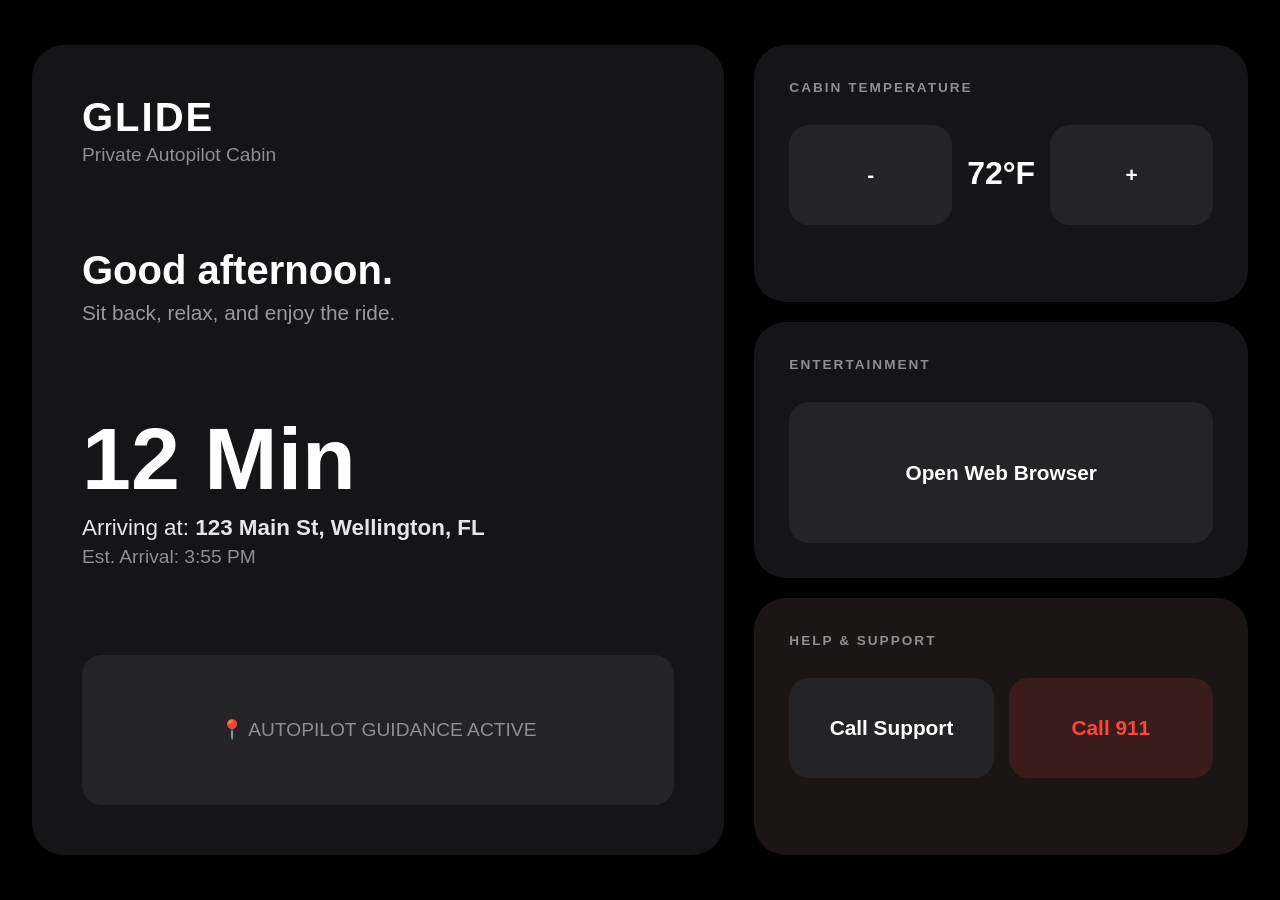
<file: Vehicle Interface (VI)/index.html>
<!DOCTYPE html>
<html lang="en">
<head>
    <meta charset="UTF-8">
    <meta name="viewport" content="width=device-width, initial-scale=1.0">
    <link rel="stylesheet" href="style.css">
    <title>Glide - In-Car Entertainment</title>
</head>
<body>

    <div class="rideshare-dashboard">

        <!-- LEFT SIDE: Journey Progress -->
        <div class="trip-panel">
            <div class="brand-header">
                <h2>GLIDE</h2>
                <p>Private Autopilot Cabin</p>
            </div>

            <div class="welcome-message">
                <h3>Good afternoon.</h3>
                <p>Sit back, relax, and enjoy the ride.</p>
            </div>

            <div class="eta-display">
                <h1 id="eta-timer">12 Min</h1>
                <p>Arriving at: <strong id="journey-destination">123 Main St, Wellington, FL</strong></p>
                <p class="arrival-time">Est. Arrival: 3:55 PM</p>
            </div>

            <div class="map-placeholder">
                <p>📍 AUTOPILOT GUIDANCE ACTIVE</p>
            </div>
        </div>

        <!-- RIGHT SIDE: Comfort Controls -->
        <div class="controls-panel">

            <div class="control-pod">
                <label>Cabin Temperature</label>
                <div class="button-group">
                    <button onclick="sendToCar('TEMP_DOWN')" class="tempdown" data-command="tempdown" id="tempdown">-</button>
                    <h1 class="temp" id="temp-display">72°F</h1>
                    <button onclick="sendToCar('TEMP_UP')" class="tempup" data-command="tempup" id="tempup">+</button>
                </div>
            </div>

            <div class="control-pod">
                <label>Entertainment</label>
                <div class="button-group" style="display:none;"></div>
                <!-- FIXED BROWSER BUTTON STYLING TO RELATIVE URL -->
                <a href="browser/browser.html" class="action-btn browser-btn">Open Web Browser</a>
            </div>

            <div class="control-pod support-pod">
                <label>Help & Support</label>
                <div class="button-group">
                    <button onclick="sendToCar('CALL_REMOTE_SUPPORT')" id="support-btn">Call Support</button>
                    <button class="warning" id="emergency-btn" onpointerdown="startEmergency()" onpointerup="cancelEmergency()" onmousedown="startEmergency()" onmouseup="cancelEmergency()" onmouseleave="cancelEmergency()">Call 911</button>
                </div>
            </div>

        </div>
    </div>

    <script src="app.js"></script>
    <script type="module" src="vi.js"></script>
</body>
</html>
</file>
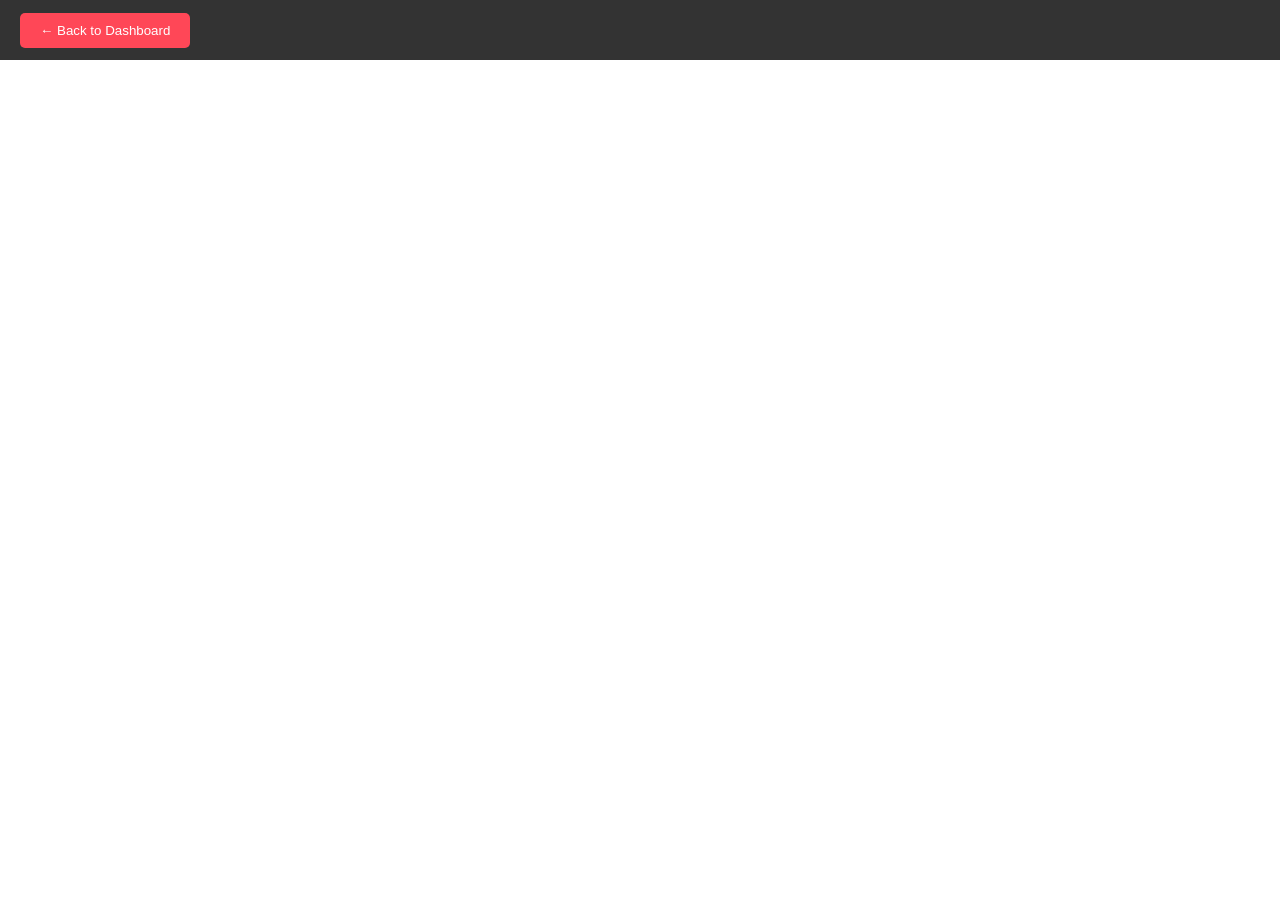
<file: Vehicle Interface (VI)/browser/index.html>
<!DOCTYPE html>
<html lang="en">
<head>
    <link rel="stylesheet" href="browser.css">
    <meta charset="UTF-8">
</head>
<body>

    <div class="nav-bar">
        <button class="back-btn" id="backBtn">← Back to Dashboard</button>
    </div>

    <webview id="browser-view" src="https://www.google.com" autosize="on"></webview>
</body>
</html>
</file>
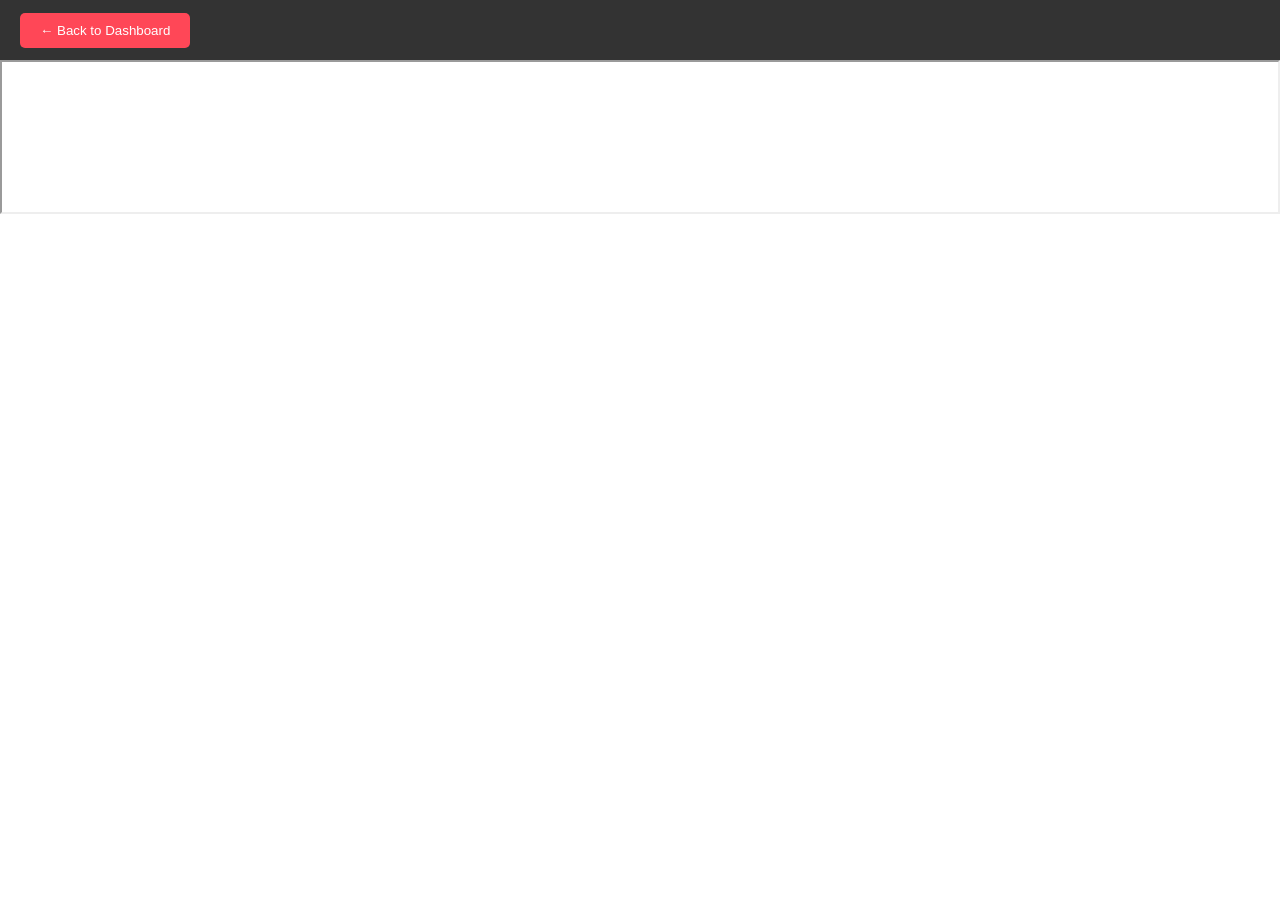
<file: Vehicle Interface (VI)/browser/browser.html>
<!DOCTYPE html>
<html lang="en">
<head>
    <link rel="stylesheet" href="browser.css">
    <meta charset="UTF-8">
</head>
<body>
    <div class="nav-bar">
        <button class="back-btn" id="backBtn">← Back to Dashboard</button>
    </div>
    <iframe id="browser-view" src="https://duckduckgo.com" autosize="on"></iframe>

    <script src="browser.js"></script>
</body>
</html>
</file>
<file: Vehicle Interface (VI)/style.css>
/* --- RESET & BODY --- */
* {
    box-sizing: border-box;
    margin: 0;
    padding: 0;
    font-family: -apple-system, BlinkMacSystemFont, "Segoe UI", Roboto, sans-serif;
}

body {
    background-color: #000000; /* Deep OLED Black */
    color: #ffffff;
    display: flex;
    justify-content: center;
    align-items: center;
    height: 100vh;
    width: 100vw;
    overflow: hidden; /* Prevents scrolling on the tablet */
    user-select: none; /* Prevents text highlighting */
}

/* --- DASHBOARD GRID --- */
.rideshare-dashboard {
    display: flex;
    flex-direction: row; /* FORCES side-by-side layout */
    width: 95vw;
    max-width: 1400px;
    height: 90vh;
    gap: 30px;
}

/* --- LEFT SIDE: TRIP PANEL --- */
.trip-panel {
    flex: 1.2;
    background: #151517;
    border-radius: 32px;
    padding: 50px;
    display: flex;
    flex-direction: column;
    justify-content: space-between;
}

.brand-header h2 {
    font-size: 2.5rem;
    letter-spacing: 2px;
    font-weight: 800;
}

.brand-header p {
    font-size: 1.2rem;
    color: #8e8e93;
    font-weight: 500;
    margin-top: 4px;
}

.welcome-message h3 {
    font-size: 2.5rem;
    font-weight: 600;
    margin-bottom: 8px;
}

.welcome-message p {
    color: #98989d;
    font-size: 1.3rem;
}

.eta-display h1 {
    font-size: 5.5rem;
    font-weight: 700;
    color: #ffffff;
    margin-bottom: 5px;
}

.eta-display p {
    font-size: 1.4rem;
    color: #e5e5ea;
    margin-bottom: 5px;
}

.arrival-time {
    color: #8e8e93 !important;
    font-size: 1.2rem !important;
}

.map-placeholder {
    background: #242426;
    border-radius: 20px;
    padding: 30px;
    display: flex;
    justify-content: center;
    align-items: center;
    color: #8e8e93;
    font-size: 1.2rem;
    height: 150px;
}

/* --- RIGHT SIDE: CONTROLS PANEL --- */
.controls-panel {
    flex: 1;
    display: flex;
    flex-direction: column;
    gap: 20px;
}

.control-pod {
    background: #151517;
    border-radius: 32px;
    padding: 35px;
    display: flex;
    flex-direction: column;
    gap: 20px;
    height: 328.333333333px;
}

    .control-pod label {
        font-size: 0.85rem;
        letter-spacing: 2px;
        color: #8e8e93;
        font-weight: 700;
        text-transform: uppercase;
    }

.button-group {
    display: flex;
    gap: 15px;
    height: 100%;
}

/* --- MASSIVE TOUCHSCREEN BUTTONS --- */
button, .action-btn {
    flex: 1;
    background: #242426;
    border: none;
    color: #fff;
    border-radius: 20px;
    font-size: 1.3rem;
    font-weight: 600;
    cursor: pointer;
    display: flex;
    justify-content: center;
    align-items: center;
    text-decoration: none;
    transition: background 0.1s ease;
    height: 100px; /* Forces a massive hit area */
    width: 100%;
    margin-top: 10px;
}

    button:active, .action-btn:active {
        background: #ffffff;
        color: #000000;
    }

.browser-btn {
    color: #ffffff !important;
    height: 120px !important;
    flex: 1 !important;
    background: #242426;
    border: none;
    border-radius: 20px;
    font-size: 1.3rem;
    font-weight: 600;
    cursor: pointer;
    display: flex;
    justify-content: center;
    align-items: center;
    text-decoration: none;
    transition: background 0.1s ease;
    height: 120px; /* Forces a massive hit area */
    width: 100%;
    margin-top: 10px;
    padding: 20px;
}

    .browser-btn:active {
        background: #005bb5;
        color: #ffffff;
    }

.support-pod {
    background: #1c1515;
}
/* Slight red tint to the background */
.warning {
    background: #3a1c1c;
    color: #ff453a;
}

    .warning:active {
        background: #ff453a;
        color: #ffffff;
    }

.temp {
    margin-top: 40px;
}

#screen-visualizer {
    position: fixed !important;
    bottom: 30px !important;
    left: 50% !important;
    transform: translateX(-50%) rotate(180deg) !important;
    display: flex;
    gap: 8px;
    z-index: 9999;
    margin-top:30px;
}

.line {
    width: 6px;
    height: 20px;
    background: #007bff;
}

@keyframes bounce {
    to {
        height: 50px;
    }
}

.hidden {
    display: none !important;
}

#btn-glide-ai {
    position: relative;
    overflow: hidden;
}
</file>
<file: Vehicle Interface (VI)/browser/browser.css>
body {
    margin: 0;
    padding: 0;
    height: 100vh;
    display: flex;
    flex-direction: column;
}

.nav-bar {
    height: 60px;
    background: #333;
    display: flex;
    align-items: center;
    padding: 0 20px;
}

.back-btn {
    background: #ff4757;
    color: white;
    border: none;
    padding: 10px 20px;
    border-radius: 5px;
    cursor: pointer;
}
/* The webview takes up the remaining space */
.gcse-search {
    flex-grow: 1;
    border: none;
    display: flex;
    width: 100%;
}
</file>
